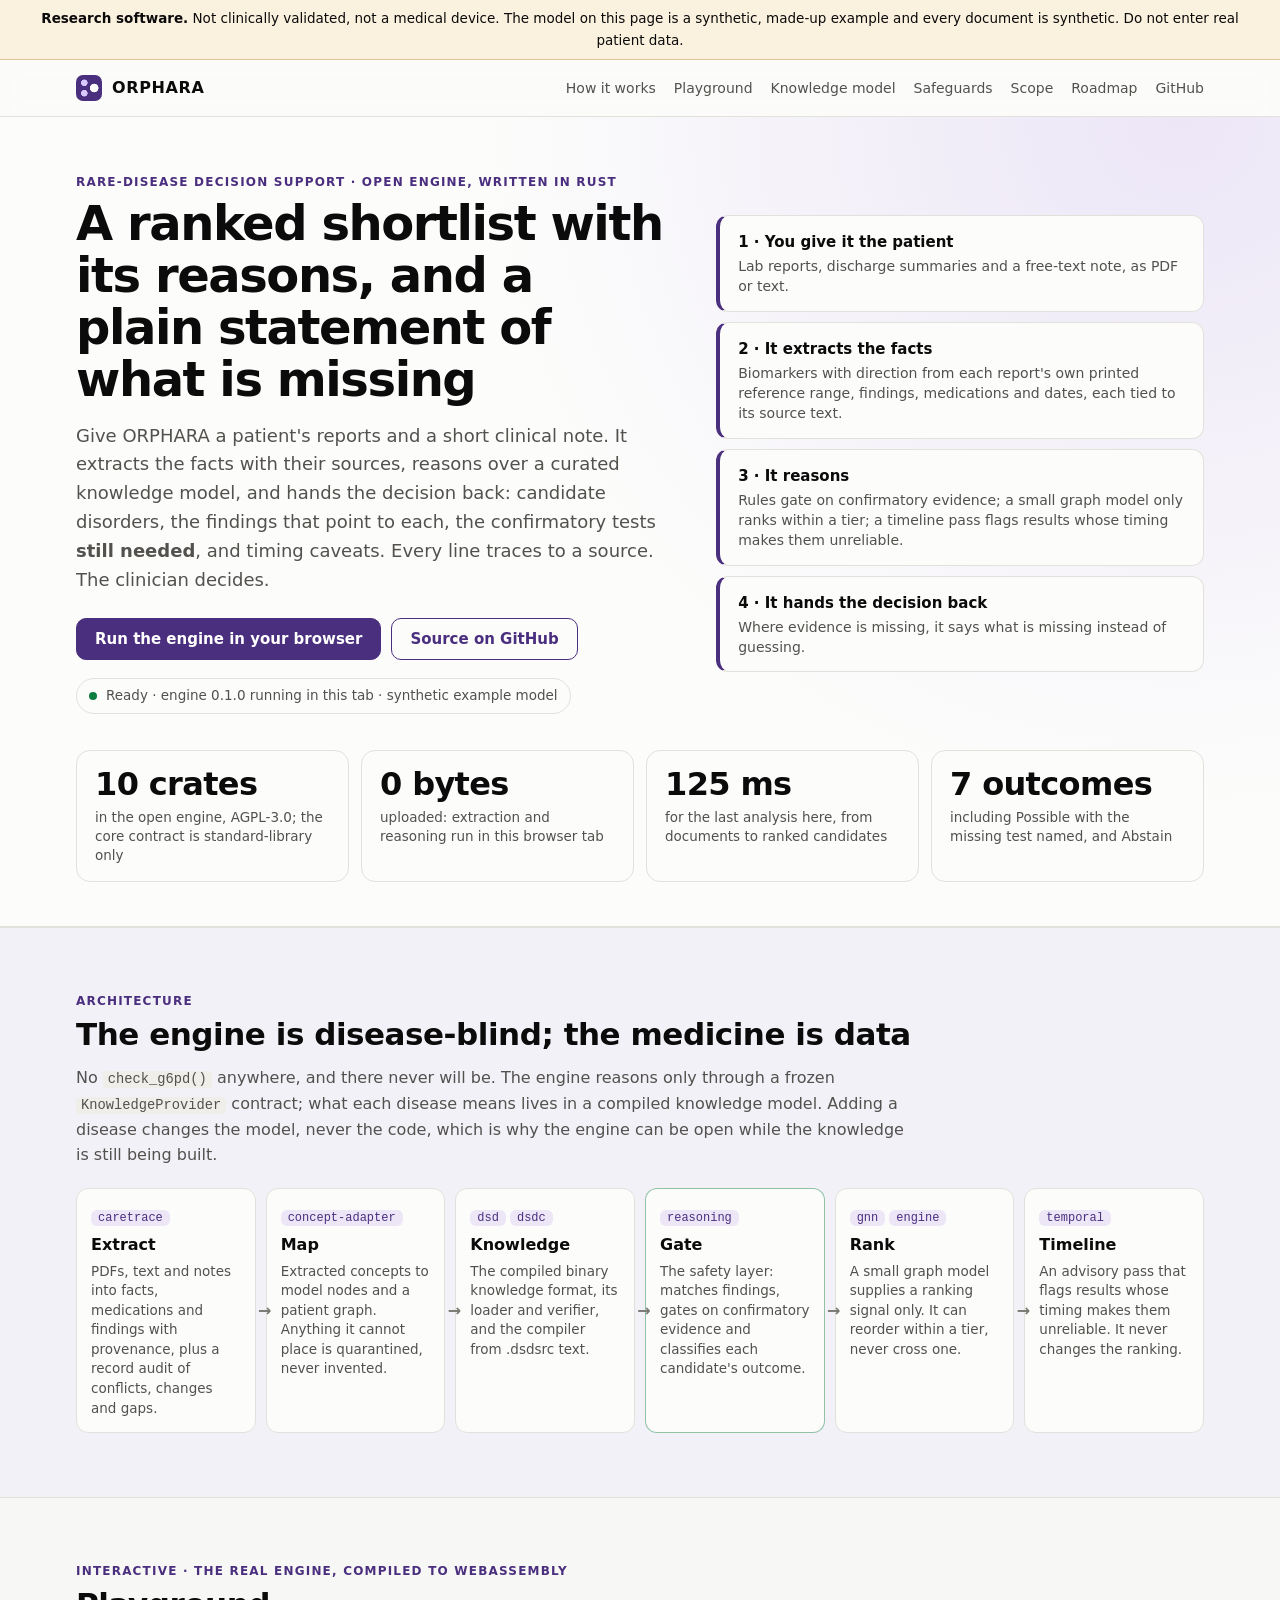
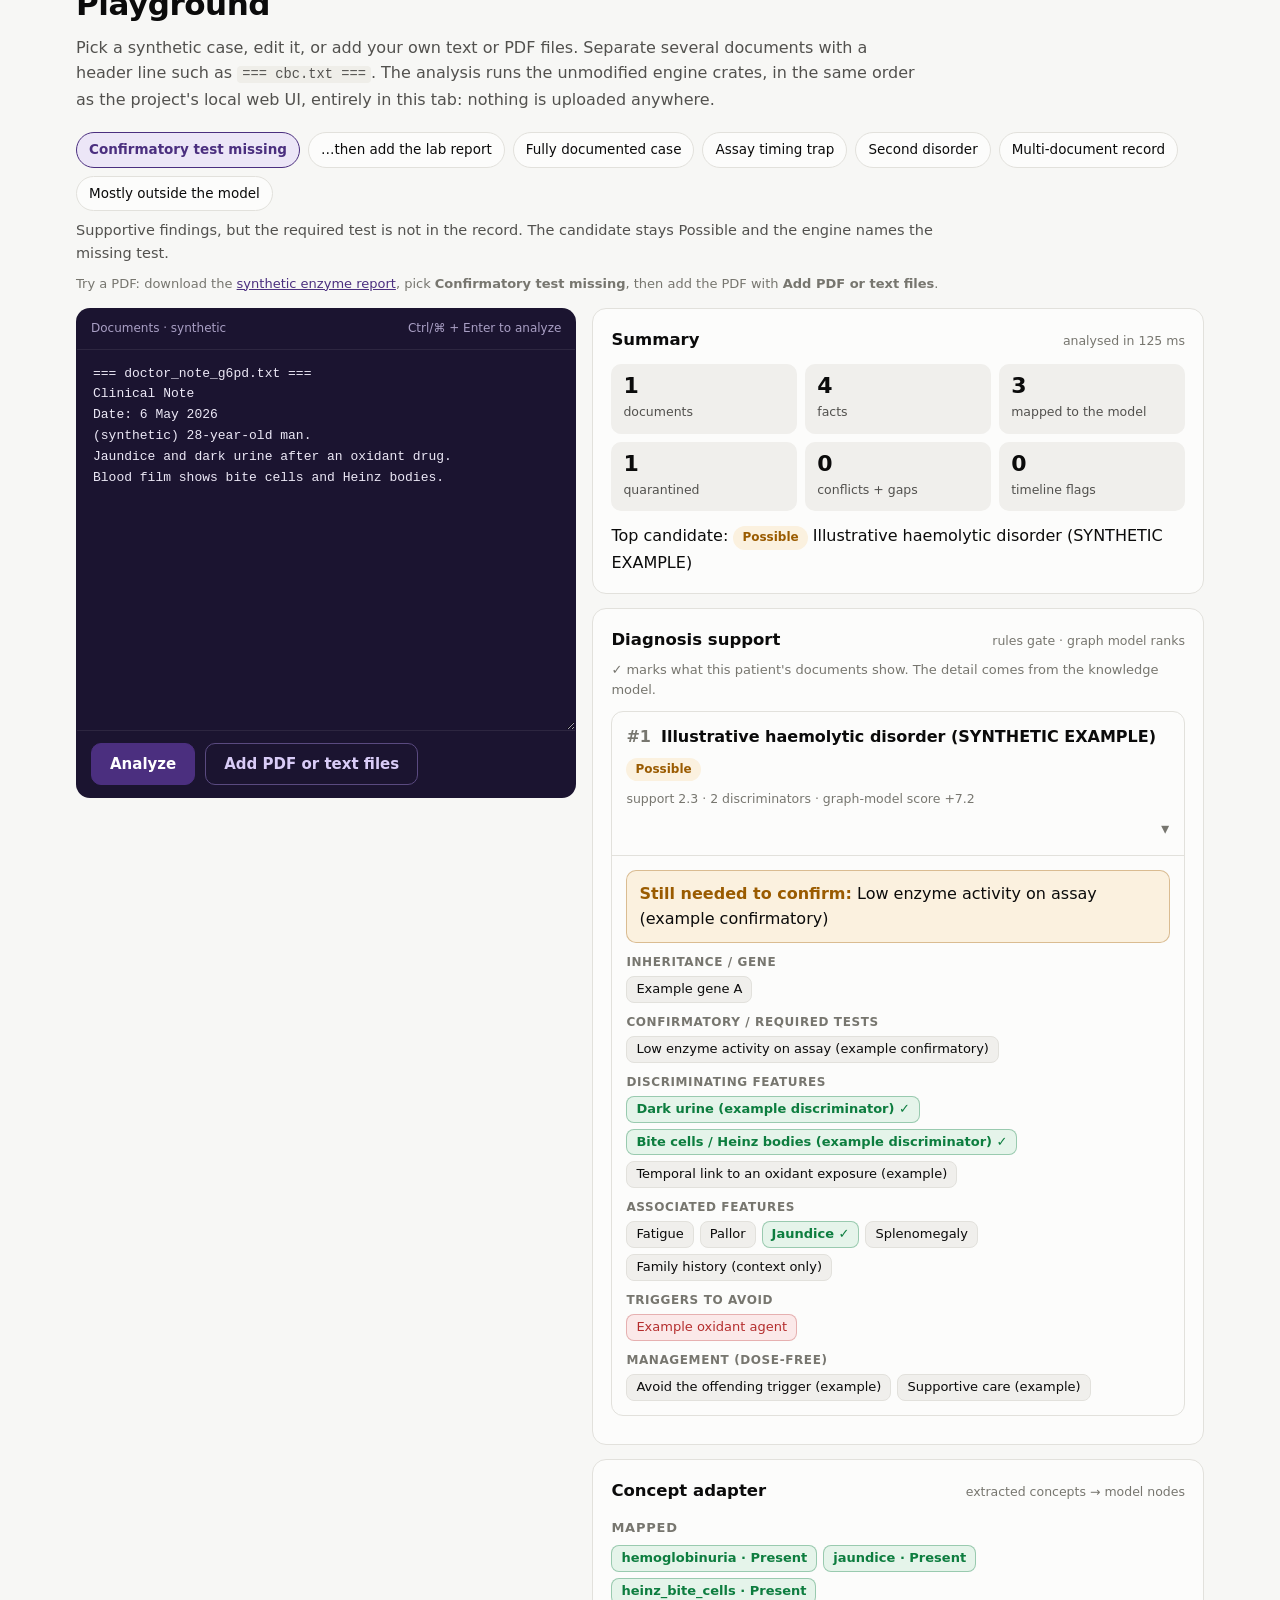
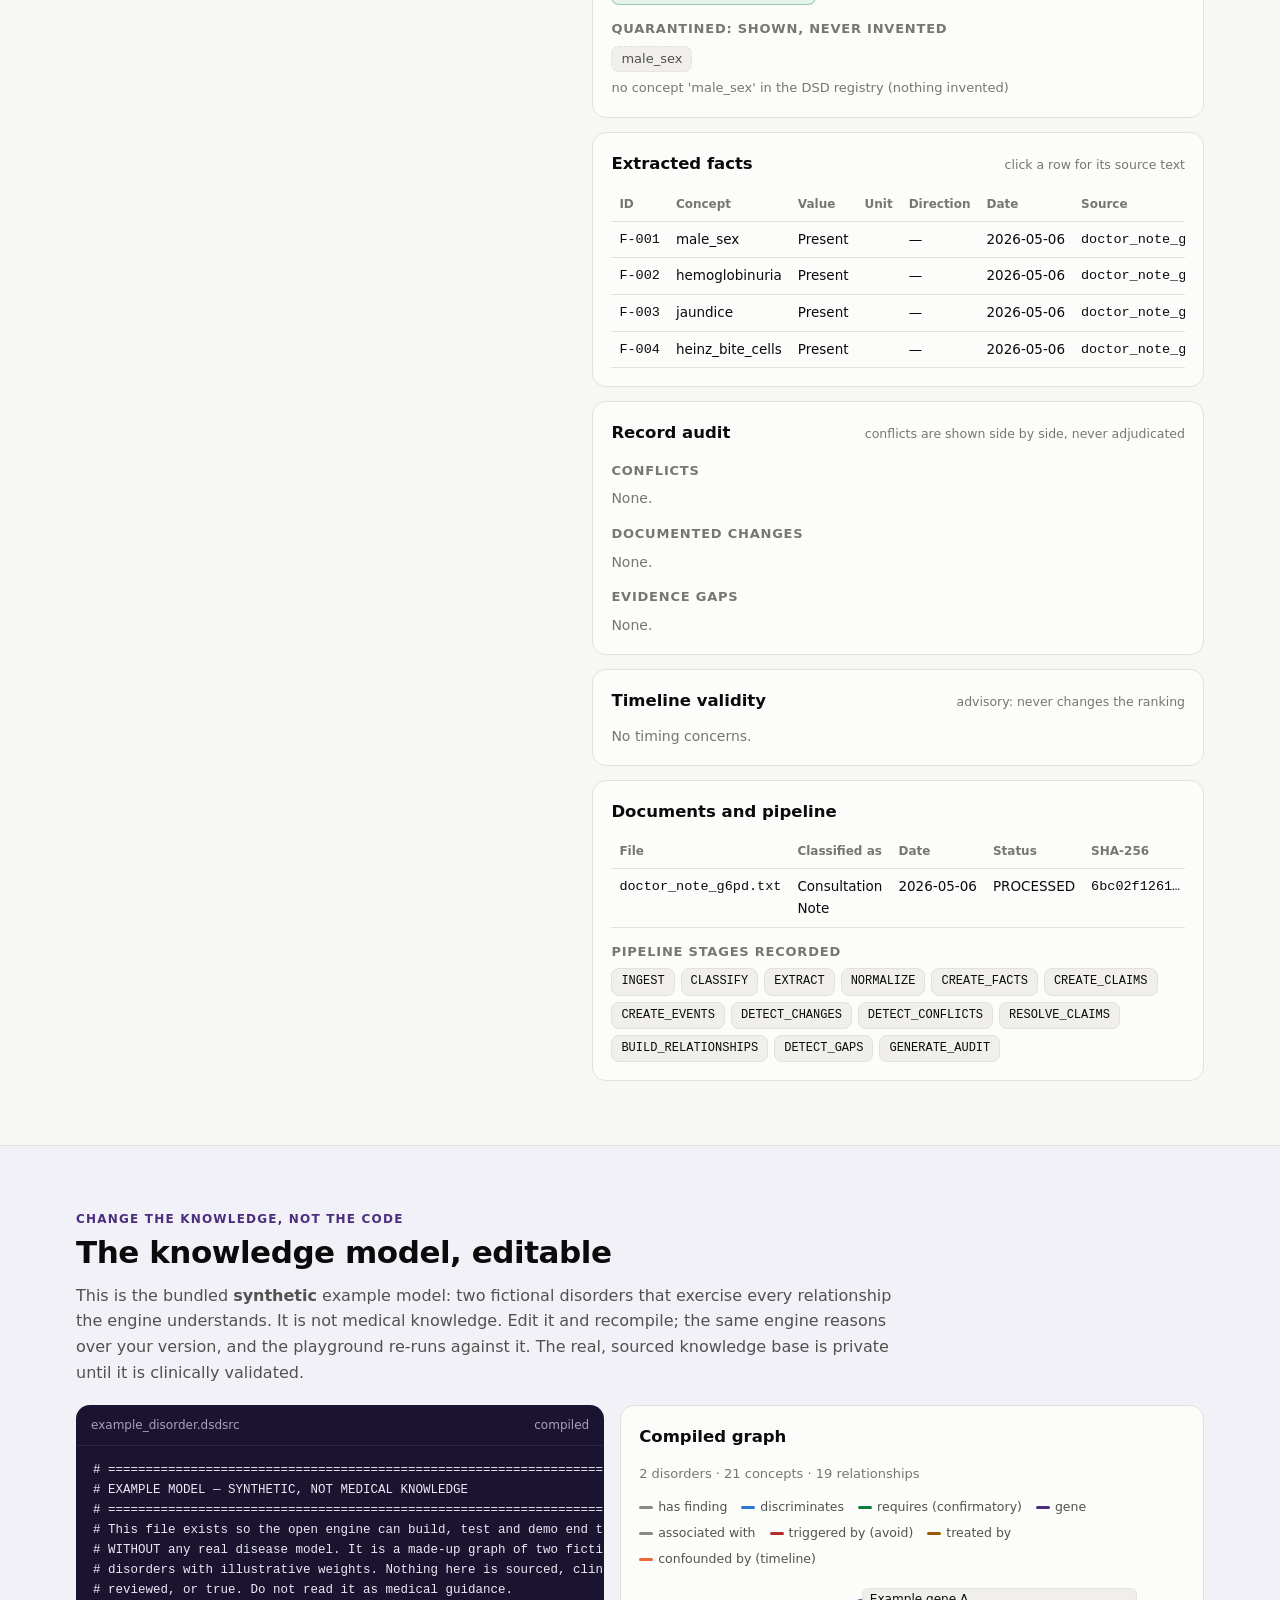
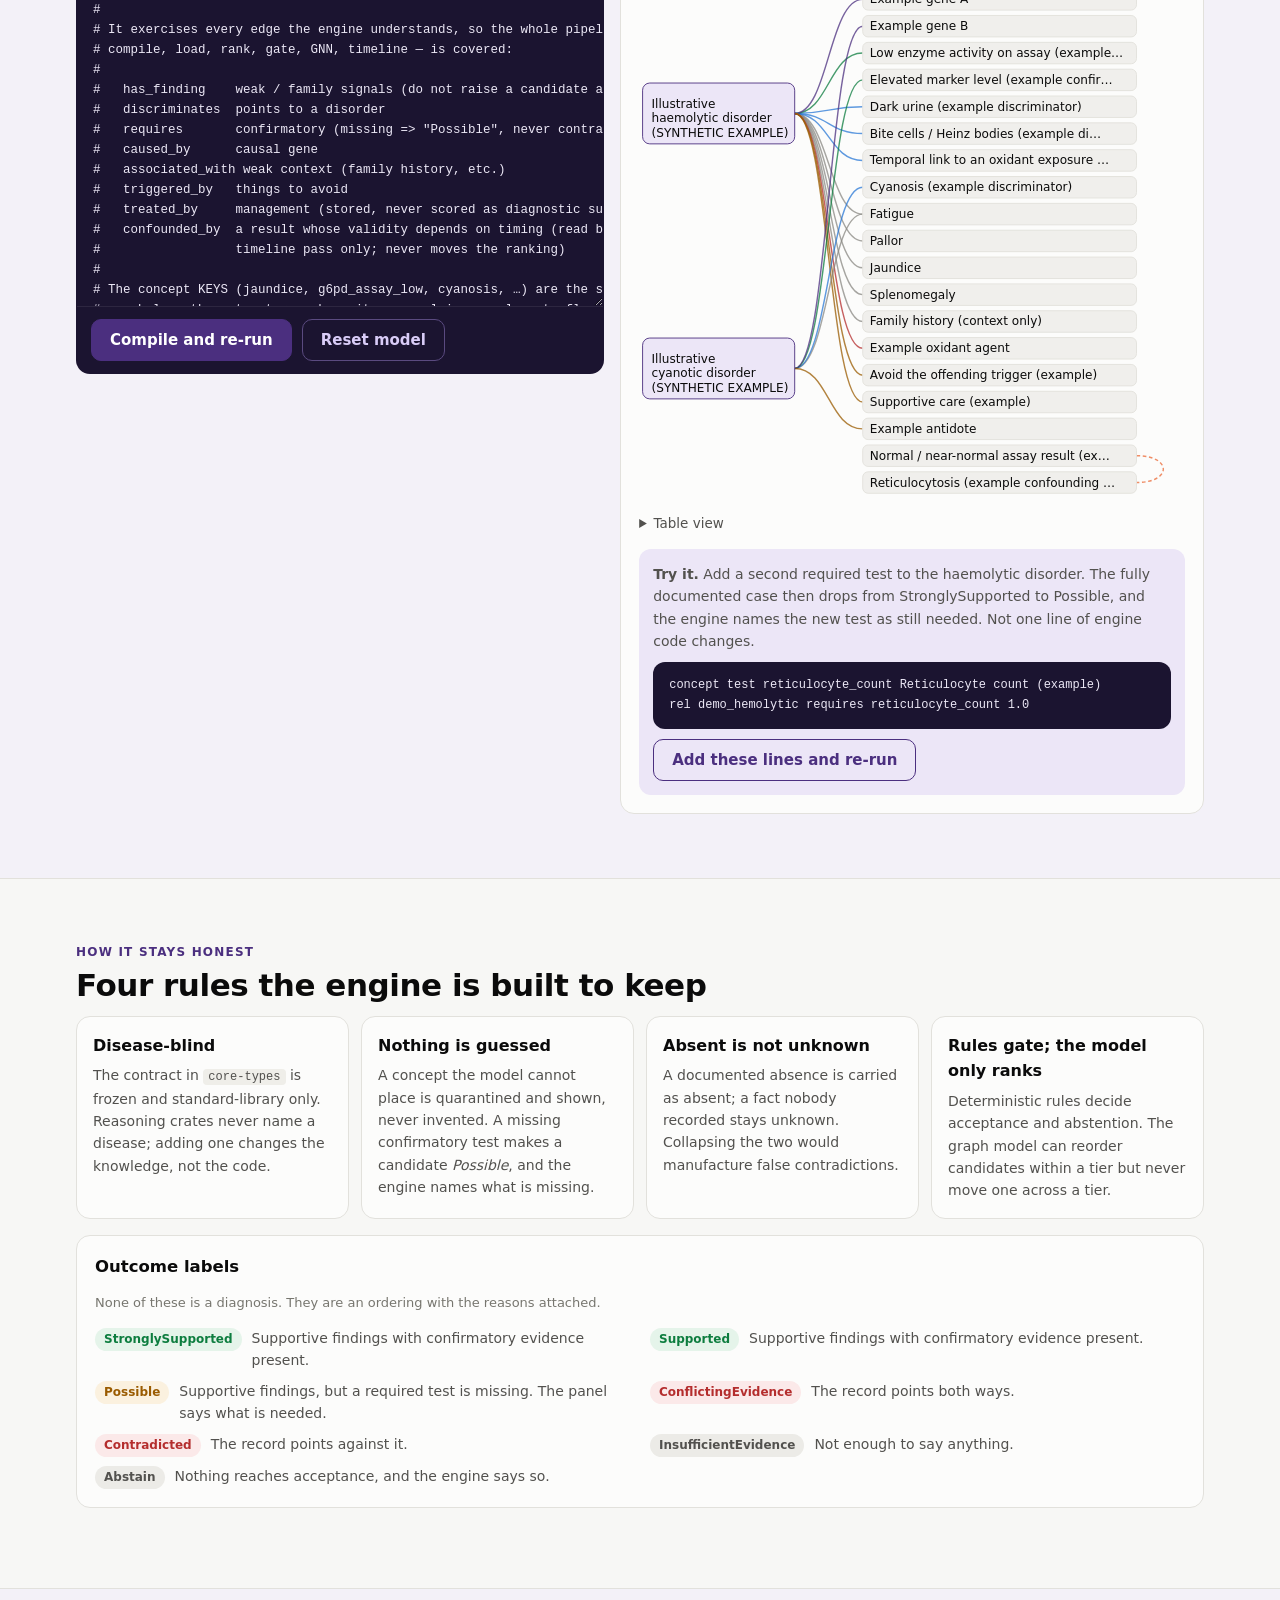
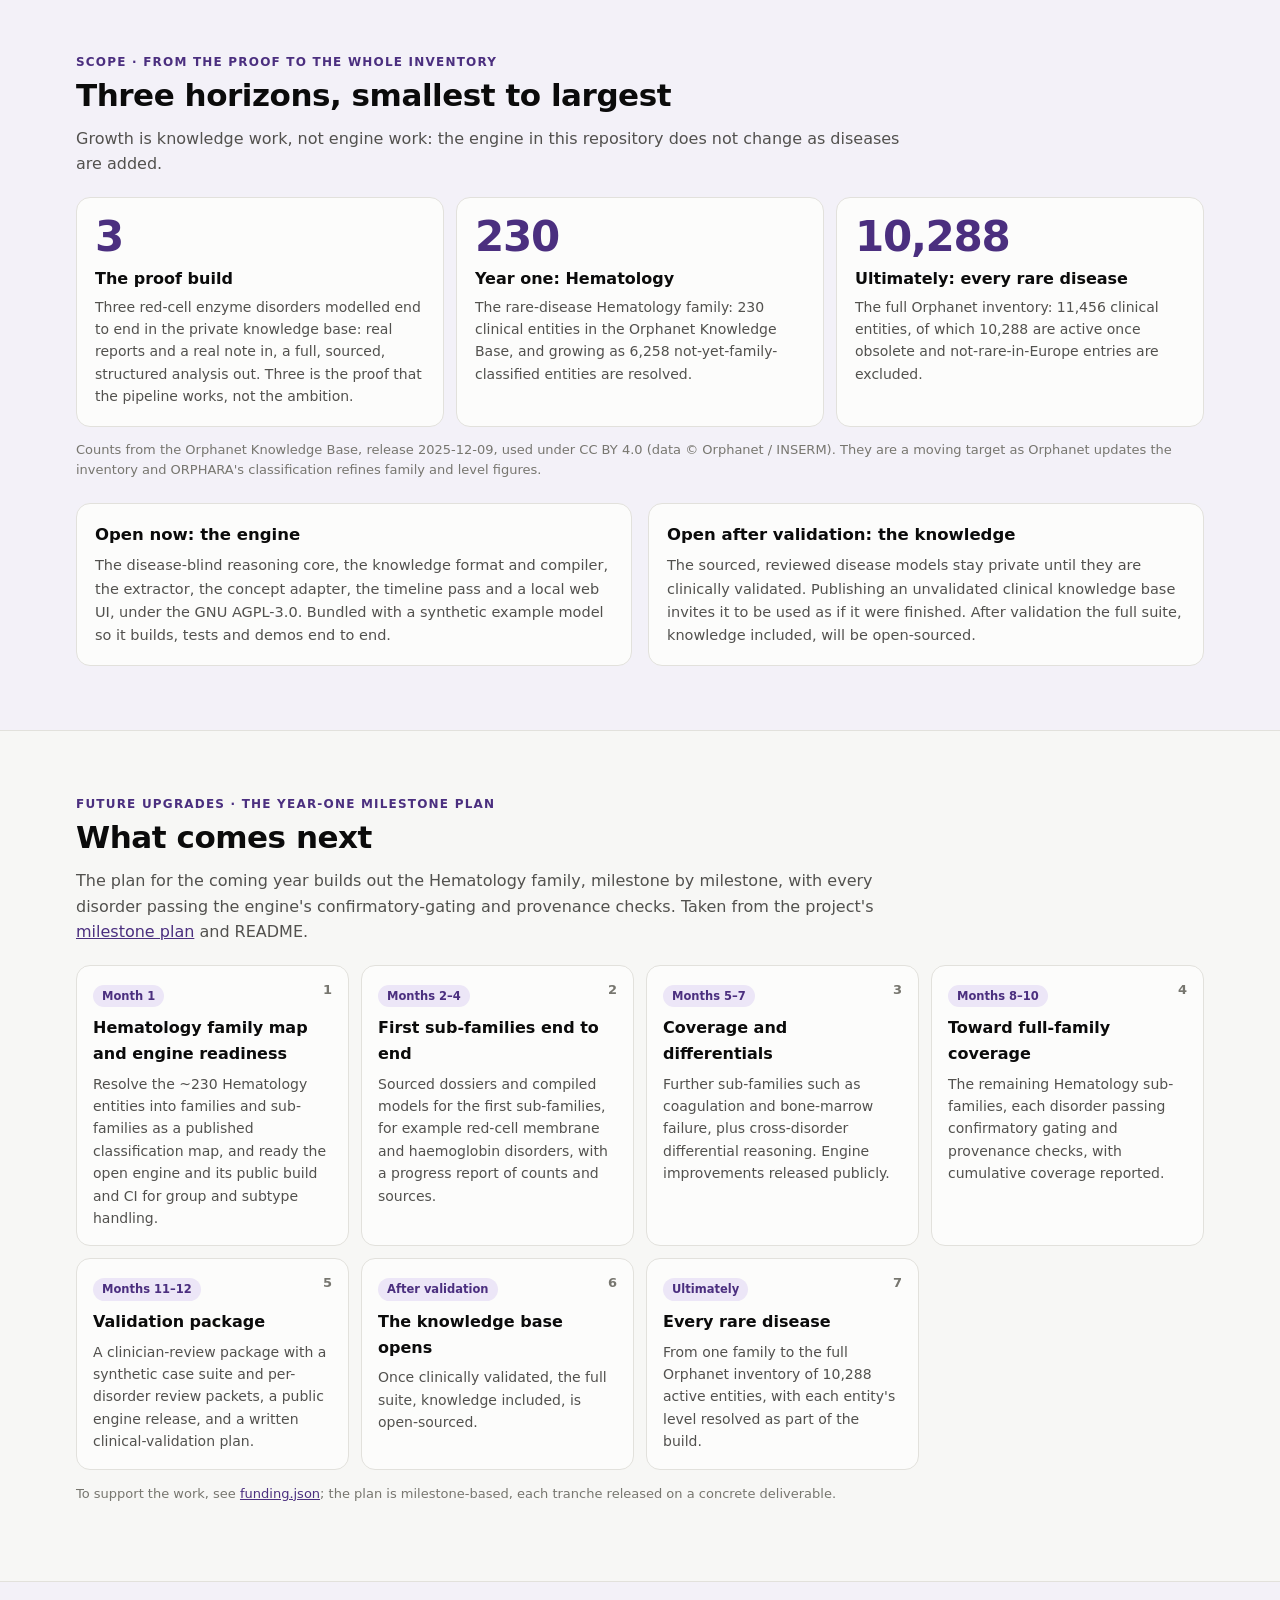
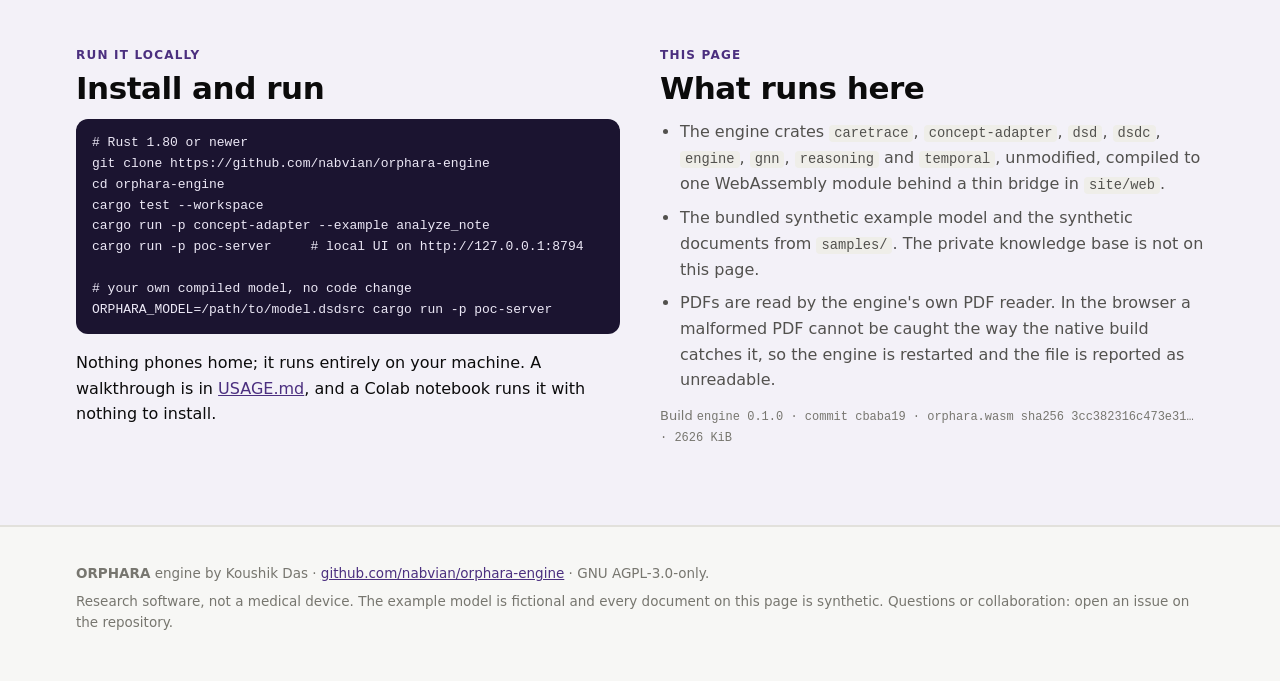
<file: index.html>
<!doctype html>
<html lang="en">
<head>
<meta charset="utf-8">
<meta name="viewport" content="width=device-width, initial-scale=1">
<title>ORPHARA — rare-disease decision support that names what is missing</title>
<meta name="description" content="Run the open ORPHARA engine in your browser: synthetic patient documents in, a sourced, structured analysis out — ranked candidates, the confirmatory tests still needed, a record audit and timeline flags. Research software, not a medical device.">
<meta property="og:title" content="ORPHARA — a disease-blind reasoning engine for rare-disease decision support">
<meta property="og:description" content="Patient documents in. A ranked, sourced analysis out, and a plain statement of what is still missing. Runs in your browser.">
<link rel="icon" href="data:image/svg+xml,%3Csvg xmlns='http://www.w3.org/2000/svg' viewBox='0 0 32 32'%3E%3Crect width='32' height='32' rx='8' fill='%234b2f7f'/%3E%3Ccircle cx='11' cy='11' r='3.2' fill='%23d9c8ff'/%3E%3Ccircle cx='11' cy='21' r='3.2' fill='%23d9c8ff'/%3E%3Ccircle cx='22' cy='16' r='4' fill='white'/%3E%3Cpath d='M13.5 12.2 19 15M13.5 19.8 19 17' stroke='%23d9c8ff' stroke-width='1.6'/%3E%3C/svg%3E">
<link rel="stylesheet" href="style.css">
</head>
<body>
<a class="skip" href="#main">Skip to content</a>
<div class="notice-bar" role="note"><strong>Research software.</strong> Not clinically validated, not a medical device. The model on this page is a synthetic, made-up example and every document is synthetic. Do not enter real patient data.</div>
<header class="topbar">
  <div class="wrap topbar-inner">
    <a class="brand" href="#top"><i aria-hidden="true"></i>ORPHARA</a>
    <nav aria-label="Sections">
      <a href="#how">How it works</a>
      <a href="#playground">Playground</a>
      <a href="#knowledge">Knowledge model</a>
      <a href="#honest">Safeguards</a>
      <a href="#scope">Scope</a>
      <a href="#roadmap">Roadmap</a>
      <a href="https://github.com/nabvian/orphara-engine">GitHub</a>
    </nav>
  </div>
</header>

<main id="main">
<section class="hero" id="top">
  <div class="wrap hero-grid">
    <div>
      <p class="eyebrow">Rare-disease decision support · open engine, written in Rust</p>
      <h1>A ranked shortlist with its reasons, and a plain statement of what is missing</h1>
      <p class="lede">Give ORPHARA a patient's reports and a short clinical note. It extracts the facts with their sources, reasons over a curated knowledge model, and hands the decision back: candidate disorders, the findings that point to each, the confirmatory tests <strong>still needed</strong>, and timing caveats. Every line traces to a source. The clinician decides.</p>
      <div class="hero-actions">
        <a class="button" href="#playground">Run the engine in your browser</a>
        <a class="button ghost" href="https://github.com/nabvian/orphara-engine">Source on GitHub</a>
      </div>
      <p class="runtime" id="runtime" role="status" aria-live="polite"><span class="dot"></span><span id="runtime-text">Loading the engine (WebAssembly)…</span></p>
    </div>
    <ol class="hero-flow" aria-label="What ORPHARA does">
      <li><b>1 · You give it the patient</b><span>Lab reports, discharge summaries and a free-text note, as PDF or text.</span></li>
      <li><b>2 · It extracts the facts</b><span>Biomarkers with direction from each report's own printed reference range, findings, medications and dates, each tied to its source text.</span></li>
      <li><b>3 · It reasons</b><span>Rules gate on confirmatory evidence; a small graph model only ranks within a tier; a timeline pass flags results whose timing makes them unreliable.</span></li>
      <li><b>4 · It hands the decision back</b><span>Where evidence is missing, it says what is missing instead of guessing.</span></li>
    </ol>
  </div>
  <div class="wrap stats" id="stats"></div>
</section>

<section id="how" class="band">
  <div class="wrap">
    <p class="eyebrow">Architecture</p>
    <h2>The engine is disease-blind; the medicine is data</h2>
    <p class="section-copy">No <code>check_g6pd()</code> anywhere, and there never will be. The engine reasons only through a frozen <code>KnowledgeProvider</code> contract; what each disease means lives in a compiled knowledge model. Adding a disease changes the model, never the code, which is why the engine can be open while the knowledge is still being built.</p>
    <div class="flow" id="flow" aria-label="Pipeline crates"></div>
  </div>
</section>

<section id="playground">
  <div class="wrap">
    <p class="eyebrow">Interactive · the real engine, compiled to WebAssembly</p>
    <h2>Playground</h2>
    <p class="section-copy">Pick a synthetic case, edit it, or add your own text or PDF files. Separate several documents with a header line such as <code>=== cbc.txt ===</code>. The analysis runs the unmodified engine crates, in the same order as the project's local web UI, entirely in this tab: nothing is uploaded anywhere.</p>
    <div class="presets" id="presets" role="tablist" aria-label="Synthetic cases"></div>
    <p class="preset-point" id="preset-point"></p>
    <p class="muted small try-pdf">Try a PDF: download the <a href="samples/enzyme_report_synthetic.pdf" download>synthetic enzyme report</a>, pick <b>Confirmatory test missing</b>, then add the PDF with <b>Add PDF or text files</b>.</p>
    <div class="play">
      <div class="editor card">
        <div class="editor-head"><span>Documents · synthetic</span><span class="kbd">Ctrl/⌘ + Enter to analyze</span></div>
        <textarea id="docs" spellcheck="false" autocapitalize="off" autocomplete="off" aria-label="Patient documents"></textarea>
        <div class="files" id="files" aria-live="polite"></div>
        <div class="editor-actions">
          <button type="button" class="button" id="analyze" disabled>Analyze</button>
          <label class="button ghost file-button">Add PDF or text files<input type="file" id="file-input" multiple accept=".pdf,.txt"></label>
        </div>
      </div>
      <div class="output" id="output">
        <div class="card empty-state"><p class="muted">Pick a case or press Analyze to see the extracted facts, the record audit, the ranked candidates and any timeline flags.</p></div>
      </div>
    </div>
  </div>
</section>

<section id="knowledge" class="band">
  <div class="wrap">
    <p class="eyebrow">Change the knowledge, not the code</p>
    <h2>The knowledge model, editable</h2>
    <p class="section-copy">This is the bundled <strong>synthetic</strong> example model: two fictional disorders that exercise every relationship the engine understands. It is not medical knowledge. Edit it and recompile; the same engine reasons over your version, and the playground re-runs against it. The real, sourced knowledge base is private until it is clinically validated.</p>
    <div class="model-grid">
      <div class="editor card">
        <div class="editor-head"><span>example_disorder.dsdsrc</span><span id="model-status" class="kbd"></span></div>
        <textarea id="model-src" spellcheck="false" autocapitalize="off" autocomplete="off" aria-label="Knowledge model source"></textarea>
        <div class="editor-actions">
          <button type="button" class="button" id="compile" disabled>Compile and re-run</button>
          <button type="button" class="button ghost" id="model-reset">Reset model</button>
        </div>
      </div>
      <div class="card">
        <h3>Compiled graph</h3>
        <p class="muted small" id="model-summary"></p>
        <div id="model-graph" class="model-graph"></div>
        <details class="table-view"><summary>Table view</summary><div id="model-table"></div></details>
        <div class="try-box">
          <p><b>Try it.</b> Add a second required test to the haemolytic disorder. The fully documented case then drops from StronglySupported to Possible, and the engine names the new test as still needed. Not one line of engine code changes.</p>
<pre class="block small-block"><code>concept test reticulocyte_count Reticulocyte count (example)
rel demo_hemolytic requires reticulocyte_count 1.0</code></pre>
          <button type="button" class="button ghost" id="model-try" disabled>Add these lines and re-run</button>
        </div>
      </div>
    </div>
  </div>
</section>

<section id="honest">
  <div class="wrap">
    <p class="eyebrow">How it stays honest</p>
    <h2>Four rules the engine is built to keep</h2>
    <div class="rules">
      <article class="rule"><b>Disease-blind</b><p>The contract in <code>core-types</code> is frozen and standard-library only. Reasoning crates never name a disease; adding one changes the knowledge, not the code.</p></article>
      <article class="rule"><b>Nothing is guessed</b><p>A concept the model cannot place is quarantined and shown, never invented. A missing confirmatory test makes a candidate <em>Possible</em>, and the engine names what is missing.</p></article>
      <article class="rule"><b>Absent is not unknown</b><p>A documented absence is carried as absent; a fact nobody recorded stays unknown. Collapsing the two would manufacture false contradictions.</p></article>
      <article class="rule"><b>Rules gate; the model only ranks</b><p>Deterministic rules decide acceptance and abstention. The graph model can reorder candidates within a tier but never move one across a tier.</p></article>
    </div>
    <div class="card outcomes">
      <h3>Outcome labels</h3>
      <p class="muted small">None of these is a diagnosis. They are an ordering with the reasons attached.</p>
      <div id="outcome-legend" class="legend-grid"></div>
    </div>
  </div>
</section>

<section id="scope" class="band">
  <div class="wrap">
    <p class="eyebrow">Scope · from the proof to the whole inventory</p>
    <h2>Three horizons, smallest to largest</h2>
    <p class="section-copy">Growth is knowledge work, not engine work: the engine in this repository does not change as diseases are added.</p>
    <div class="horizons">
      <article class="horizon"><strong>3</strong><b>The proof build</b><p>Three red-cell enzyme disorders modelled end to end in the private knowledge base: real reports and a real note in, a full, sourced, structured analysis out. Three is the proof that the pipeline works, not the ambition.</p></article>
      <article class="horizon"><strong>230</strong><b>Year one: Hematology</b><p>The rare-disease Hematology family: 230 clinical entities in the Orphanet Knowledge Base, and growing as 6,258 not-yet-family-classified entities are resolved.</p></article>
      <article class="horizon"><strong>10,288</strong><b>Ultimately: every rare disease</b><p>The full Orphanet inventory: 11,456 clinical entities, of which 10,288 are active once obsolete and not-rare-in-Europe entries are excluded.</p></article>
    </div>
    <p class="muted small">Counts from the Orphanet Knowledge Base, release 2025-12-09, used under CC BY 4.0 (data © Orphanet / INSERM). They are a moving target as Orphanet updates the inventory and ORPHARA's classification refines family and level figures.</p>
    <div class="two-col open-core">
      <div class="card">
        <h3>Open now: the engine</h3>
        <p>The disease-blind reasoning core, the knowledge format and compiler, the extractor, the concept adapter, the timeline pass and a local web UI, under the GNU AGPL-3.0. Bundled with a synthetic example model so it builds, tests and demos end to end.</p>
      </div>
      <div class="card">
        <h3>Open after validation: the knowledge</h3>
        <p>The sourced, reviewed disease models stay private until they are clinically validated. Publishing an unvalidated clinical knowledge base invites it to be used as if it were finished. After validation the full suite, knowledge included, will be open-sourced.</p>
      </div>
    </div>
  </div>
</section>

<section id="roadmap">
  <div class="wrap">
    <p class="eyebrow">Future upgrades · the year-one milestone plan</p>
    <h2>What comes next</h2>
    <p class="section-copy">The plan for the coming year builds out the Hematology family, milestone by milestone, with every disorder passing the engine's confirmatory-gating and provenance checks. Taken from the project's <a href="https://github.com/nabvian/orphara-engine/blob/main/funding.json">milestone plan</a> and README.</p>
    <ol class="roadmap">
      <li class="road"><span class="phase">Month 1</span><b>Hematology family map and engine readiness</b><p>Resolve the ~230 Hematology entities into families and sub-families as a published classification map, and ready the open engine and its public build and CI for group and subtype handling.</p></li>
      <li class="road"><span class="phase">Months 2–4</span><b>First sub-families end to end</b><p>Sourced dossiers and compiled models for the first sub-families, for example red-cell membrane and haemoglobin disorders, with a progress report of counts and sources.</p></li>
      <li class="road"><span class="phase">Months 5–7</span><b>Coverage and differentials</b><p>Further sub-families such as coagulation and bone-marrow failure, plus cross-disorder differential reasoning. Engine improvements released publicly.</p></li>
      <li class="road"><span class="phase">Months 8–10</span><b>Toward full-family coverage</b><p>The remaining Hematology sub-families, each disorder passing confirmatory gating and provenance checks, with cumulative coverage reported.</p></li>
      <li class="road"><span class="phase">Months 11–12</span><b>Validation package</b><p>A clinician-review package with a synthetic case suite and per-disorder review packets, a public engine release, and a written clinical-validation plan.</p></li>
      <li class="road"><span class="phase">After validation</span><b>The knowledge base opens</b><p>Once clinically validated, the full suite, knowledge included, is open-sourced.</p></li>
      <li class="road"><span class="phase">Ultimately</span><b>Every rare disease</b><p>From one family to the full Orphanet inventory of 10,288 active entities, with each entity's level resolved as part of the build.</p></li>
    </ol>
    <p class="muted small">To support the work, see <a href="https://github.com/nabvian/orphara-engine/blob/main/funding.json">funding.json</a>; the plan is milestone-based, each tranche released on a concrete deliverable.</p>
  </div>
</section>

<section id="run" class="band">
  <div class="wrap two-col">
    <div>
      <p class="eyebrow">Run it locally</p>
      <h2>Install and run</h2>
<pre class="block"><code># Rust 1.80 or newer
git clone https://github.com/nabvian/orphara-engine
cd orphara-engine
cargo test --workspace
cargo run -p concept-adapter --example analyze_note
cargo run -p poc-server     # local UI on http://127.0.0.1:8794

# your own compiled model, no code change
ORPHARA_MODEL=/path/to/model.dsdsrc cargo run -p poc-server</code></pre>
      <p>Nothing phones home; it runs entirely on your machine. A walkthrough is in <a href="https://github.com/nabvian/orphara-engine/blob/main/USAGE.md">USAGE.md</a>, and a Colab notebook runs it with nothing to install.</p>
    </div>
    <div>
      <p class="eyebrow">This page</p>
      <h2>What runs here</h2>
      <ul class="plain">
        <li>The engine crates <code>caretrace</code>, <code>concept-adapter</code>, <code>dsd</code>, <code>dsdc</code>, <code>engine</code>, <code>gnn</code>, <code>reasoning</code> and <code>temporal</code>, unmodified, compiled to one WebAssembly module behind a thin bridge in <code>site/web</code>.</li>
        <li>The bundled synthetic example model and the synthetic documents from <code>samples/</code>. The private knowledge base is not on this page.</li>
        <li>PDFs are read by the engine's own PDF reader. In the browser a malformed PDF cannot be caught the way the native build catches it, so the engine is restarted and the file is reported as unreadable.</li>
      </ul>
      <p class="muted small">Build <span class="hash" id="build-hash"></span></p>
    </div>
  </div>
</section>
</main>

<footer class="footer">
  <div class="wrap">
    <p><strong>ORPHARA</strong> engine by Koushik Das · <a href="https://github.com/nabvian/orphara-engine">github.com/nabvian/orphara-engine</a> · GNU AGPL-3.0-only.</p>
    <p>Research software, not a medical device. The example model is fictional and every document on this page is synthetic. Questions or collaboration: open an issue on the repository.</p>
  </div>
</footer>
<script type="module" src="app.js"></script>
</body>
</html>
</file>
<file: style.css>
:root {
  color-scheme: light;
  --surface-0: #f7f7f5; --surface-1: #fcfcfb; --surface-2: #f0efec; --band: #f3f1f8;
  --line: #e2e1dc; --grid: #ecebe7;
  --text-primary: #0b0b0b; --text-secondary: #52514e; --text-muted: #77766f;
  --brand: #4b2f7f; --brand-soft: #ece6f7; --on-brand: #ffffff;
  --good: #0d7d3f; --good-soft: #e5f4ea; --warn: #9a5b00; --warn-soft: #fbf1df; --bad: #b42d2d; --bad-soft: #fbe9e9; --neutral-soft: #ecebe7;
  --e-disc: #2a78d6; --e-req: #0d7d3f; --e-feat: #8a8983; --e-trig: #b42d2d; --e-treat: #9a5b00; --e-gene: #4b2f7f; --e-conf: #eb6834;
  --code-bg: #1b1430; --code-text: #ece8f6;
  --inline-code: #efeee9;
}
@media (prefers-color-scheme: dark) {
  :root:not([data-theme="light"]) {
    color-scheme: dark;
    --surface-0: #121211; --surface-1: #1a1a19; --surface-2: #242422; --band: #17151d;
    --line: #34332f; --grid: #2a2a27;
    --text-primary: #ffffff; --text-secondary: #c3c2b7; --text-muted: #9a998f;
    --brand: #b9a2ee; --brand-soft: #262036; --on-brand: #160f26;
    --good: #5fc488; --good-soft: #17301f; --warn: #e2a93b; --warn-soft: #33270f; --bad: #f08080; --bad-soft: #3a1c1c; --neutral-soft: #2a2a27;
    --e-disc: #3987e5; --e-req: #5fc488; --e-feat: #9a998f; --e-trig: #f08080; --e-treat: #e2a93b; --e-gene: #b9a2ee; --e-conf: #d95926;
    --code-bg: #120d20; --inline-code: #2a2a27;
  }
}
:root[data-theme="dark"] {
  color-scheme: dark;
  --surface-0: #121211; --surface-1: #1a1a19; --surface-2: #242422; --band: #17151d; --line: #34332f; --grid: #2a2a27;
  --text-primary: #ffffff; --text-secondary: #c3c2b7; --text-muted: #9a998f;
  --brand: #b9a2ee; --brand-soft: #262036; --on-brand: #160f26;
  --good: #5fc488; --good-soft: #17301f; --warn: #e2a93b; --warn-soft: #33270f; --bad: #f08080; --bad-soft: #3a1c1c; --neutral-soft: #2a2a27;
  --e-disc: #3987e5; --e-req: #5fc488; --e-feat: #9a998f; --e-trig: #f08080; --e-treat: #e2a93b; --e-gene: #b9a2ee; --e-conf: #d95926;
  --code-bg: #120d20; --inline-code: #2a2a27;
}

* { box-sizing: border-box; }
html { scroll-behavior: smooth; scroll-padding-top: 70px; -webkit-text-size-adjust: 100%; }
body { margin: 0; background: var(--surface-0); color: var(--text-primary); font: 16px/1.6 ui-sans-serif, system-ui, -apple-system, "Segoe UI", Roboto, Arial, sans-serif; -webkit-font-smoothing: antialiased; }
a { color: var(--brand); }
code, pre, textarea, .mono, .hash { font-family: ui-monospace, SFMono-Regular, Menlo, Consolas, monospace; }
p code, li code, td code, dd code { font-size: 0.86em; background: var(--inline-code); padding: 1px 5px; border-radius: 4px; overflow-wrap: anywhere; }
.wrap { width: min(1160px, 100%); margin: 0 auto; padding: 0 16px; }
.skip { position: absolute; left: -999px; top: 8px; background: var(--surface-1); padding: 8px 12px; border-radius: 8px; z-index: 50; }
.skip:focus { left: 8px; }
:focus-visible { outline: 3px solid color-mix(in srgb, var(--brand) 45%, transparent); outline-offset: 2px; }

.notice-bar { padding: 8px 16px; text-align: center; font-size: 13.5px; background: var(--warn-soft); color: var(--text-primary); border-bottom: 1px solid color-mix(in srgb, var(--warn) 30%, transparent); }
.topbar { position: sticky; top: 0; z-index: 20; background: color-mix(in srgb, var(--surface-1) 88%, transparent); backdrop-filter: saturate(1.4) blur(10px); border-bottom: 1px solid var(--line); }
.topbar-inner { height: 56px; display: flex; align-items: center; justify-content: space-between; gap: 16px; }
.brand { display: inline-flex; align-items: center; gap: 10px; color: var(--text-primary); text-decoration: none; font-weight: 800; letter-spacing: 0.04em; }
.brand i { width: 26px; height: 26px; border-radius: 7px; background: radial-gradient(circle at 70% 50%, #fff 0 4px, transparent 4.6px), radial-gradient(circle at 32% 30%, #d9c8ff 0 3px, transparent 3.6px), radial-gradient(circle at 32% 70%, #d9c8ff 0 3px, transparent 3.6px), #4b2f7f; }
nav { display: flex; gap: 18px; font-size: 14px; overflow-x: auto; scrollbar-width: none; }
nav a { color: var(--text-secondary); text-decoration: none; white-space: nowrap; }
nav a:hover { color: var(--text-primary); }

section { padding: 64px 0; }
.band { background: var(--band); border-top: 1px solid var(--line); border-bottom: 1px solid var(--line); }
.eyebrow { margin: 0 0 6px; color: var(--brand); font-size: 12px; font-weight: 750; text-transform: uppercase; letter-spacing: 0.1em; }
h1 { margin: 6px 0 16px; font-size: clamp(30px, 4.4vw, 48px); line-height: 1.08; letter-spacing: -0.03em; }
h2 { margin: 0 0 12px; font-size: clamp(23px, 3vw, 31px); line-height: 1.15; letter-spacing: -0.015em; }
h3 { margin: 0 0 6px; font-size: 16.5px; }
.lede { margin: 0; color: var(--text-secondary); font-size: 18px; }
.section-copy { max-width: 840px; margin: 0 0 20px; color: var(--text-secondary); }
.muted { color: var(--text-muted); }
.small { font-size: 13px; }
.card { background: var(--surface-1); border: 1px solid var(--line); border-radius: 14px; padding: 18px; min-width: 0; margin-bottom: 16px; }
.button { display: inline-flex; align-items: center; justify-content: center; min-height: 42px; padding: 0 18px; border: 1px solid var(--brand); border-radius: 10px; background: var(--brand); color: var(--on-brand); font: inherit; font-size: 15px; font-weight: 650; text-decoration: none; cursor: pointer; }
.button.ghost { background: transparent; color: var(--brand); }
.button:disabled { opacity: 0.5; cursor: not-allowed; }
.two-col { display: grid; grid-template-columns: 1fr 1fr; gap: 40px; align-items: start; }
.two-col > *, .hero-grid > *, .play > *, .model-grid > * { min-width: 0; }
ul.plain { margin: 0; padding-left: 20px; color: var(--text-secondary); }
ul.plain li { margin-bottom: 8px; }

/* Hero */
.hero { padding: 56px 0 44px; background: radial-gradient(circle at 92% 0%, var(--brand-soft), transparent 48%), var(--surface-1); border-bottom: 1px solid var(--line); }
.hero-grid { display: grid; grid-template-columns: minmax(0, 1.1fr) minmax(0, 0.9fr); gap: 44px; align-items: center; }
.hero-actions { display: flex; flex-wrap: wrap; gap: 10px; margin-top: 24px; }
.runtime { display: inline-flex; align-items: center; gap: 9px; margin: 18px 0 0; padding: 6px 12px; border: 1px solid var(--line); border-radius: 99px; background: var(--surface-1); color: var(--text-secondary); font-size: 13.5px; max-width: 100%; }
.runtime .dot { flex: none; width: 8px; height: 8px; border-radius: 50%; background: var(--warn); animation: pulse 1.2s infinite ease-in-out; }
.runtime.ready .dot { background: var(--good); animation: none; }
.runtime.error .dot { background: var(--bad); animation: none; }
@keyframes pulse { 50% { opacity: .35; } }
.hero-flow { list-style: none; margin: 0; padding: 0; display: grid; gap: 10px; }
.hero-flow li { position: relative; padding: 14px 16px 14px 18px; border: 1px solid var(--line); border-left: 4px solid var(--brand); border-radius: 12px; background: var(--surface-1); }
.hero-flow b { display: block; font-size: 15px; }
.hero-flow span { display: block; color: var(--text-secondary); font-size: 14px; line-height: 1.45; margin-top: 2px; }
.stats { display: grid; grid-template-columns: repeat(4, minmax(0, 1fr)); gap: 12px; margin-top: 36px; }
.stat { padding: 16px 18px; border: 1px solid var(--line); border-radius: 14px; background: var(--surface-1); min-width: 0; }
.stat strong { display: block; font-size: clamp(24px, 3vw, 32px); line-height: 1.1; letter-spacing: -0.02em; }
.stat span { display: block; margin-top: 6px; color: var(--text-secondary); font-size: 13.5px; line-height: 1.4; }

/* Architecture flow */
.flow { display: grid; grid-template-columns: repeat(6, minmax(0, 1fr)); gap: 10px; align-items: stretch; }
.flow-step { position: relative; padding: 14px; border: 1px solid var(--line); border-radius: 12px; background: var(--surface-1); min-width: 0; }
.flow-step:not(:last-child)::after { content: "→"; position: absolute; right: -10px; top: 50%; transform: translate(50%, -50%); color: var(--text-muted); font-weight: 700; z-index: 1; }
.flow-step .crate { display: inline-block; font: 12px ui-monospace, SFMono-Regular, Menlo, monospace; color: var(--brand); background: var(--brand-soft); padding: 1px 7px; border-radius: 6px; margin: 0 4px 6px 0; }
.flow-step b { display: block; margin-bottom: 4px; }
.flow-step p { margin: 0; color: var(--text-secondary); font-size: 13.5px; line-height: 1.45; }
.flow-step.safety { border-color: color-mix(in srgb, var(--good) 45%, transparent); }

/* Playground */
.presets { display: flex; flex-wrap: wrap; gap: 8px; margin-bottom: 8px; }
.presets button { padding: 6px 12px; border: 1px solid var(--line); border-radius: 99px; background: var(--surface-1); color: var(--text-primary); font: inherit; font-size: 13.5px; cursor: pointer; }
.presets button[aria-selected="true"] { border-color: var(--brand); background: var(--brand-soft); color: var(--brand); font-weight: 650; }
.preset-point { min-height: 1.6em; margin: 0 0 14px; color: var(--text-secondary); font-size: 14.5px; max-width: 900px; }
.try-pdf { margin: -6px 0 14px; }
.play { display: grid; grid-template-columns: minmax(0, 0.9fr) minmax(0, 1.1fr); gap: 16px; align-items: start; }
.editor { padding: 0; overflow: hidden; background: var(--code-bg); border-color: transparent; }
.editor-head { display: flex; justify-content: space-between; gap: 10px; padding: 10px 14px; color: #a99fc4; font-size: 12px; border-bottom: 1px solid rgba(255,255,255,.08); }
.editor textarea { display: block; width: 100%; min-height: 380px; padding: 14px 16px; border: 0; resize: vertical; background: transparent; color: var(--code-text); font-size: 13px; line-height: 1.6; tab-size: 4; white-space: pre; overflow: auto; }
.editor textarea:focus { outline: none; }
.editor-actions { display: flex; flex-wrap: wrap; gap: 10px; padding: 12px 14px; border-top: 1px solid rgba(255,255,255,.08); }
.editor .ghost { color: #d9ccf7; border-color: #5a4a80; }
.file-button { position: relative; overflow: hidden; }
.file-button input { position: absolute; inset: 0; opacity: 0; cursor: pointer; }
.files { display: flex; flex-wrap: wrap; gap: 6px; padding: 0 14px; }
.files:not(:empty) { padding: 10px 14px 0; }
.files span { display: inline-flex; align-items: center; gap: 6px; padding: 3px 4px 3px 10px; border-radius: 99px; background: rgba(255,255,255,.08); color: var(--code-text); font-size: 12.5px; }
.files button { border: 0; background: transparent; color: #d9ccf7; cursor: pointer; font-size: 14px; line-height: 1; padding: 2px 6px; }
.output { display: grid; gap: 14px; }
.output .card { margin: 0; }
.empty-state { display: grid; place-items: center; min-height: 200px; text-align: center; }

.kpis { display: grid; grid-template-columns: repeat(3, minmax(0, 1fr)); gap: 8px; }
.kpi { padding: 10px 12px; border-radius: 10px; background: var(--surface-2); min-width: 0; }
.kpi b { display: block; font-size: 22px; line-height: 1.1; }
.kpi span { color: var(--text-secondary); font-size: 12.5px; }
.panel-head { display: flex; justify-content: space-between; align-items: baseline; gap: 10px; flex-wrap: wrap; margin-bottom: 10px; }
.panel-head h3 { margin: 0; }
.panel-head span { color: var(--text-muted); font-size: 12.5px; }
.sub-h { margin: 14px 0 6px; font-size: 13px; text-transform: uppercase; letter-spacing: .06em; color: var(--text-muted); }
.sub-h:first-child { margin-top: 0; }

.badge { display: inline-block; padding: 2px 9px; border-radius: 99px; font-size: 12px; font-weight: 700; white-space: nowrap; background: var(--neutral-soft); color: var(--text-secondary); }
.badge.o-StronglySupported, .badge.o-Supported { background: var(--good-soft); color: var(--good); }
.badge.o-Possible { background: var(--warn-soft); color: var(--warn); }
.badge.o-ConflictingEvidence, .badge.o-Contradicted { background: var(--bad-soft); color: var(--bad); }
.badge.d-LOW { background: var(--bad-soft); color: var(--bad); }
.badge.d-HIGH { background: var(--warn-soft); color: var(--warn); }

.cand { border: 1px solid var(--line); border-radius: 12px; margin-bottom: 10px; overflow: hidden; }
.cand summary { display: flex; flex-wrap: wrap; align-items: center; gap: 8px 10px; padding: 12px 14px; cursor: pointer; list-style: none; }
.cand summary::-webkit-details-marker { display: none; }
.cand summary::after { content: "▸"; margin-left: auto; color: var(--text-muted); transition: transform .15s; }
.cand[open] summary::after { transform: rotate(90deg); }
.cand .rank { color: var(--text-muted); font-weight: 700; }
.cand .cname { font-weight: 650; min-width: 0; overflow-wrap: anywhere; }
.cand .meta { flex-basis: 100%; color: var(--text-muted); font-size: 12.5px; }
.cand .detail { padding: 4px 14px 14px; border-top: 1px solid var(--line); }
.missing-box { margin: 10px 0 4px; padding: 10px 12px; border-radius: 10px; background: var(--warn-soft); border: 1px solid color-mix(in srgb, var(--warn) 35%, transparent); }
.missing-box b { color: var(--warn); }
.dgroup { margin-top: 10px; }
.dlbl { font-size: 12px; font-weight: 700; color: var(--text-muted); text-transform: uppercase; letter-spacing: .05em; margin-bottom: 4px; }
.chips { display: flex; flex-wrap: wrap; gap: 6px; }
.chip { display: inline-block; padding: 2px 9px; border-radius: 8px; font-size: 13px; background: var(--surface-2); border: 1px solid var(--line); overflow-wrap: anywhere; }
.chip.ok { background: var(--good-soft); color: var(--good); border-color: color-mix(in srgb, var(--good) 35%, transparent); font-weight: 600; }
.chip.avoid { background: var(--bad-soft); color: var(--bad); border-color: color-mix(in srgb, var(--bad) 30%, transparent); }
.chip.q { border-style: dashed; color: var(--text-secondary); }
.chip.absent { text-decoration: line-through; }
.flagbox { padding: 10px 12px; border-radius: 10px; margin-bottom: 8px; background: var(--surface-2); border-left: 4px solid var(--text-muted); font-size: 14px; overflow-wrap: anywhere; }
.flagbox.stop { border-left-color: var(--bad); background: var(--bad-soft); }
.flagbox.warn { border-left-color: var(--warn); background: var(--warn-soft); }
.flagbox .prov { display: block; color: var(--text-muted); font-size: 12.5px; margin-top: 2px; }
.empty { color: var(--text-muted); font-size: 14px; margin: 0; }

.table-wrap { overflow-x: auto; }
table { width: 100%; border-collapse: collapse; font-size: 13.5px; }
th, td { text-align: left; padding: 7px 8px; border-bottom: 1px solid var(--line); vertical-align: top; }
th { color: var(--text-muted); font-weight: 650; font-size: 12px; white-space: nowrap; }
td.mono, td.nowrap { white-space: nowrap; }
td.num { text-align: right; white-space: nowrap; font-variant-numeric: tabular-nums; }
tr.fact-row { cursor: pointer; }
tr.fact-row:hover td { background: var(--surface-2); }
tr.src-row td { background: var(--surface-2); color: var(--text-secondary); font-size: 12.5px; }
tr.src-row code { white-space: pre-wrap; }
.stages { display: flex; flex-wrap: wrap; gap: 6px; }
.stages span { padding: 3px 9px; border-radius: 8px; font-size: 12px; background: var(--surface-2); border: 1px solid var(--line); font-family: ui-monospace, SFMono-Regular, Menlo, monospace; }
details.table-view { margin-top: 8px; }
details.table-view summary { cursor: pointer; color: var(--text-secondary); font-size: 13.5px; }

/* Knowledge model */
.model-grid { display: grid; grid-template-columns: minmax(0, 0.95fr) minmax(0, 1.05fr); gap: 16px; align-items: start; }
.model-grid .card { margin: 0; }
#model-src { min-height: 460px; font-size: 12.5px; }
.model-graph svg { display: block; width: 100%; height: auto; }
.model-graph text { font: 13.5px ui-sans-serif, system-ui, sans-serif; fill: var(--text-primary); }
.model-graph .dn rect { fill: var(--brand-soft); stroke: var(--brand); }
.model-graph .cn rect { fill: var(--surface-2); stroke: var(--line); }
.model-graph path { fill: none; stroke-width: 1.6; opacity: .75; }
.model-legend { display: flex; flex-wrap: wrap; gap: 6px 14px; margin: 6px 0 8px; font-size: 12.5px; color: var(--text-secondary); }
.model-legend i { display: inline-block; width: 14px; height: 3px; border-radius: 2px; vertical-align: middle; margin-right: 5px; }
.err { color: var(--bad); }
.try-box { margin-top: 14px; padding: 14px; border-radius: 12px; background: var(--brand-soft); }
.try-box p { margin: 0 0 10px; font-size: 14px; color: var(--text-secondary); }
.try-box .small-block { font-size: 12px; margin-bottom: 10px; }

/* Safeguards */
.rules { display: grid; grid-template-columns: repeat(4, minmax(0, 1fr)); gap: 12px; margin-bottom: 16px; }
.rule { padding: 16px; border: 1px solid var(--line); border-radius: 14px; background: var(--surface-1); min-width: 0; }
.rule b { display: block; margin-bottom: 6px; }
.rule p { margin: 0; color: var(--text-secondary); font-size: 14px; }
.legend-grid { display: grid; grid-template-columns: repeat(2, minmax(0, 1fr)); gap: 8px 20px; }
.legend-grid div { display: flex; gap: 10px; align-items: baseline; min-width: 0; font-size: 14px; color: var(--text-secondary); }

/* Scope */
.horizons { display: grid; grid-template-columns: repeat(3, minmax(0, 1fr)); gap: 12px; margin-bottom: 10px; }
.horizon { padding: 18px; border: 1px solid var(--line); border-radius: 14px; background: var(--surface-1); min-width: 0; }
.horizon strong { display: block; font-size: clamp(30px, 4vw, 42px); line-height: 1; letter-spacing: -0.03em; color: var(--brand); }
.horizon b { display: block; margin: 8px 0 4px; }
.horizon p { margin: 0; color: var(--text-secondary); font-size: 14px; }
.open-core { gap: 16px; margin-top: 22px; }
.open-core .card { margin: 0; }
.open-core p { margin: 0; color: var(--text-secondary); font-size: 14.5px; }

/* Roadmap */
.roadmap { list-style: none; margin: 0 0 14px; padding: 0; display: grid; grid-template-columns: repeat(4, minmax(0, 1fr)); gap: 12px; counter-reset: step; }
.road { position: relative; padding: 16px; border: 1px solid var(--line); border-radius: 14px; background: var(--surface-1); min-width: 0; counter-increment: step; }
.road::before { content: counter(step); position: absolute; top: 14px; right: 16px; color: var(--text-muted); font-weight: 700; font-size: 13px; }
.road b { display: block; margin: 8px 0 6px; }
.road p { margin: 0; color: var(--text-secondary); font-size: 14px; }
.road .phase { display: inline-block; padding: 2px 9px; border-radius: 99px; font-size: 11.5px; font-weight: 700; color: var(--brand); background: var(--brand-soft); }
.road.now { border-color: var(--brand); }
.road.now .phase { color: var(--on-brand); background: var(--brand); }

pre.block { margin: 0 0 14px; padding: 14px 16px; border-radius: 12px; background: var(--code-bg); color: var(--code-text); font-size: 13px; line-height: 1.6; overflow-x: auto; }
.hash { font-size: 12px; }
.footer { padding: 30px 0 46px; color: var(--text-muted); font-size: 13.5px; border-top: 1px solid var(--line); }
.footer p { margin: 6px 0; }

@media (max-width: 1060px) {
  .flow { grid-template-columns: repeat(3, minmax(0, 1fr)); }
  .flow-step:nth-child(3n)::after { display: none; }
  .rules, .roadmap { grid-template-columns: repeat(2, minmax(0, 1fr)); }
  .play, .model-grid { grid-template-columns: 1fr; }
}
@media (max-width: 860px) {
  .hero-grid, .two-col { grid-template-columns: 1fr; gap: 24px; }
  .stats { grid-template-columns: 1fr 1fr; }
  .horizons { grid-template-columns: 1fr; }
}
@media (max-width: 560px) {
  nav a:nth-child(n+3):not(:last-child) { display: none; }
  .flow, .rules, .roadmap, .legend-grid { grid-template-columns: 1fr; }
  .flow-step::after { display: none; }
  .kpis { grid-template-columns: 1fr 1fr; }
  section { padding: 46px 0; }
  .editor textarea { min-height: 300px; }
}
</file>
